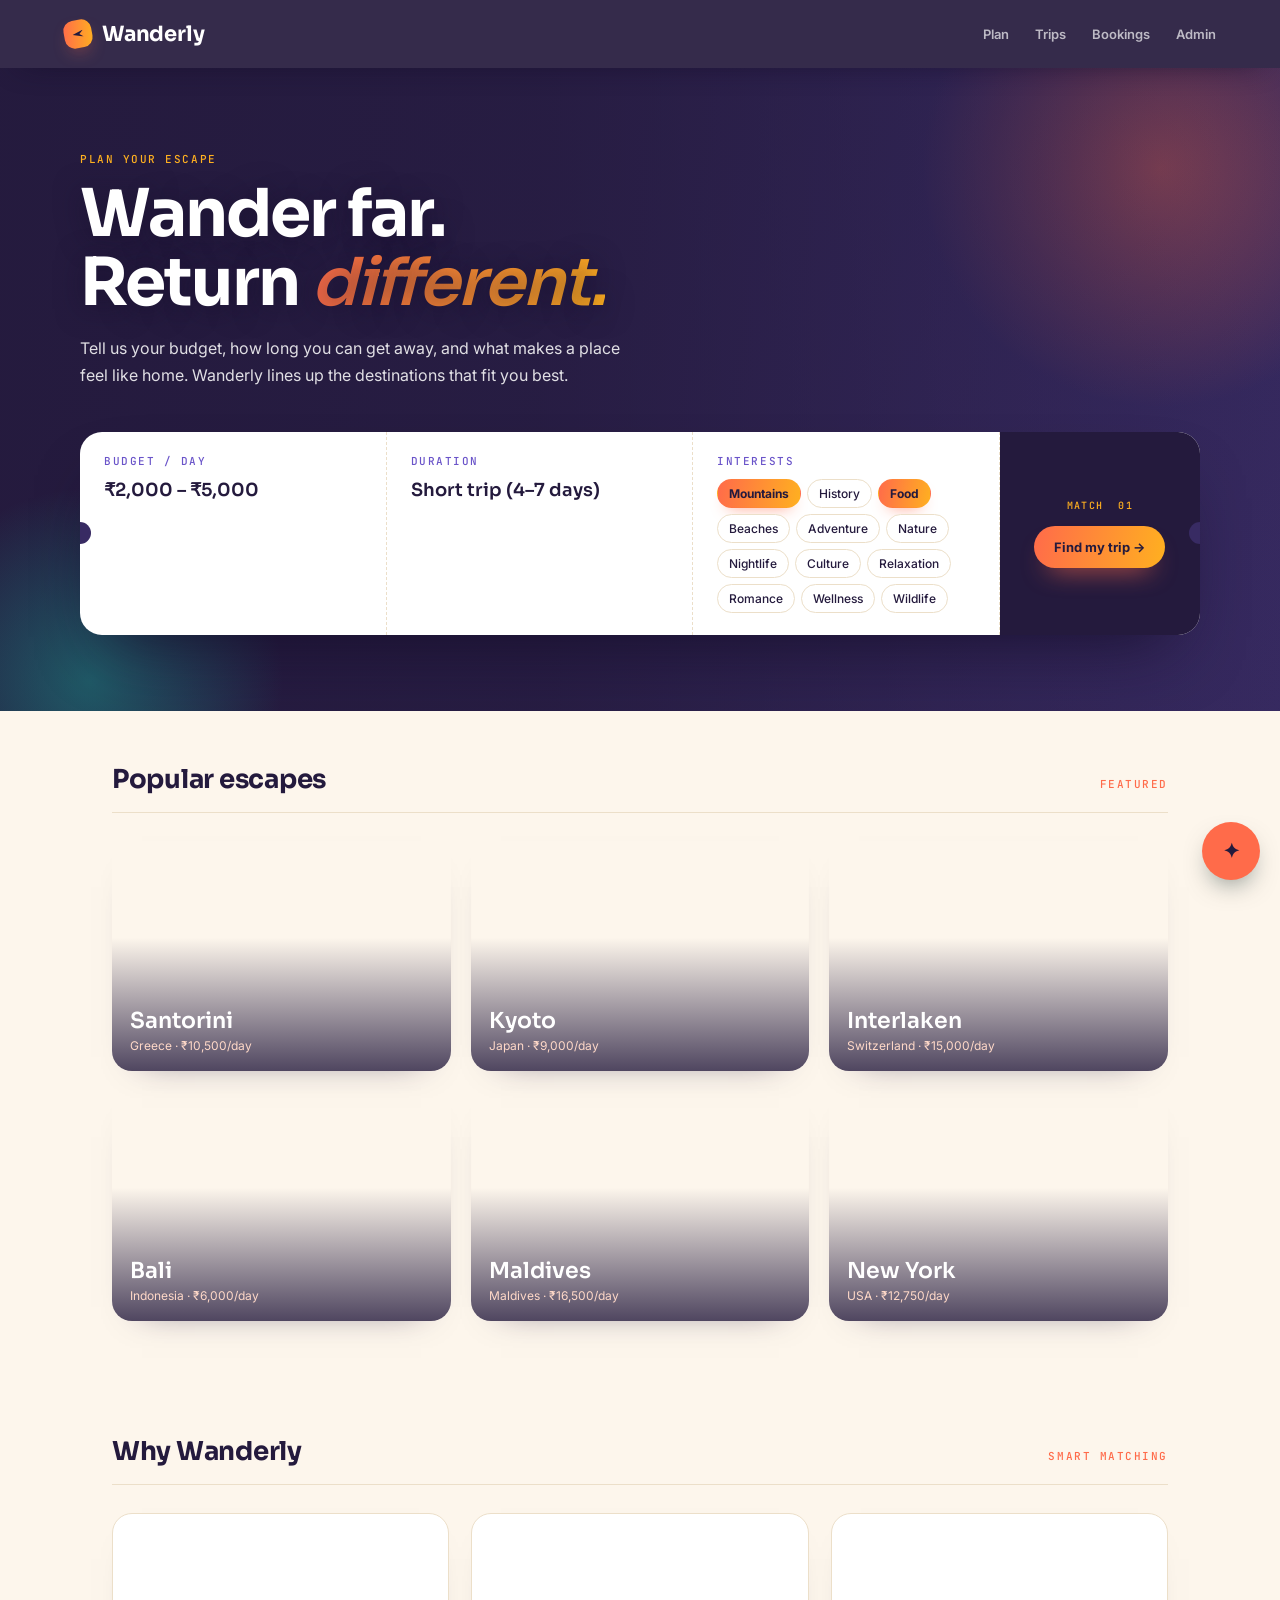
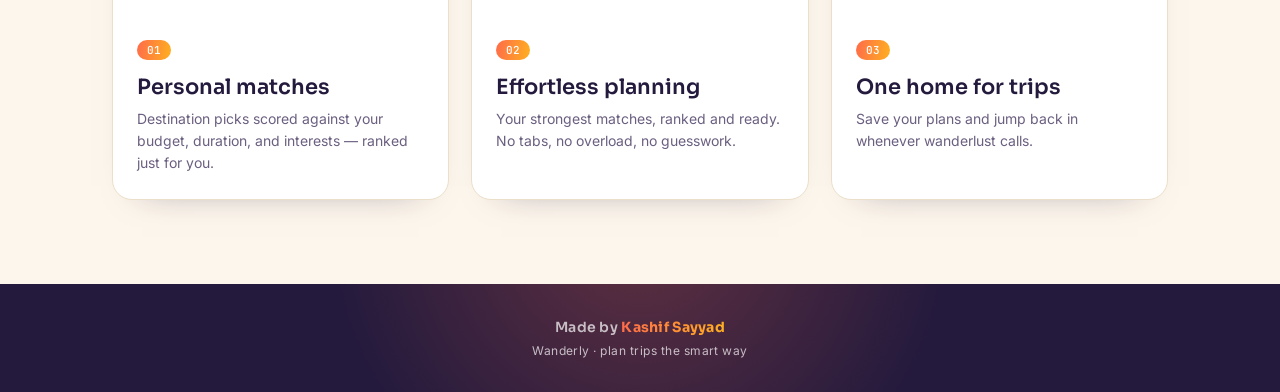
<file: index.html>
<!doctype html>
<html lang="en">
  <head>
    <meta charset="utf-8">
    <meta name="viewport" content="width=device-width, initial-scale=1">
    <title>Wanderly — AI Travel Planner</title>
    <link rel="preconnect" href="https://fonts.googleapis.com">
    <link rel="preconnect" href="https://fonts.gstatic.com" crossorigin>
    <link href="https://fonts.googleapis.com/css2?family=Inter:wght@400;500;600;700&family=JetBrains+Mono:wght@400;500;700&family=Sora:wght@400;500;600;700;800&display=swap" rel="stylesheet">
    <link rel="stylesheet" href="css/style.css">
  </head>
  <body>
    <header class="topstrip">
      <a class="brand" href="index.html" aria-label="Wanderly home"><span class="brand-mark" aria-hidden="true"></span>Wanderly</a>
      <nav class="topnav" aria-label="Main navigation">
        <a href="index.html">Plan</a>
        <a href="trips.html">Trips</a>
        <a href="bookings.html">Bookings</a>
        <a href="admin.html">Admin</a>
      </nav>
    </header>
    <main>
      <section class="hero">
        <div class="hero-slider" aria-hidden="true">
          <div class="hero-slide slide-1 active"></div>
          <div class="hero-slide slide-2"></div>
          <div class="hero-slide slide-3"></div>
          <div class="hero-slide slide-4"></div>
        </div>
        <div class="hero-wash" aria-hidden="true"></div>
        <div class="hero-inner">
          <p class="eyebrow">Plan your escape</p>
          <h1 class="headline">Wander far.<br>Return <em>different.</em></h1>
          <p class="sub">Tell us your budget, how long you can get away, and what makes a place feel like home. Wanderly lines up the destinations that fit you best.</p>
          <form class="pass" action="results.html" method="get">
            <div class="field"><label for="budget">Budget / day</label><select id="budget" name="budget_level"><option value="low">Under ₹2,000</option><option value="mid" selected>₹2,000 – ₹5,000</option><option value="high">₹5,000 – ₹10,000</option></select></div>
            <div class="field"><label for="duration">Duration</label><select id="duration" name="duration_days"><option value="3">Weekend (2–3 days)</option><option value="5" selected>Short trip (4–7 days)</option><option value="10">Extended (8–14 days)</option></select></div>
            <div class="field"><label>Interests</label><div class="tagrow" role="group" aria-label="Interest tags"><button class="tag active" type="button" data-interest="mountains">Mountains</button><button class="tag" type="button" data-interest="history">History</button><button class="tag active" type="button" data-interest="food">Food</button><button class="tag" type="button" data-interest="beach">Beaches</button><button class="tag" type="button" data-interest="adventure">Adventure</button><button class="tag" type="button" data-interest="nature">Nature</button><button class="tag" type="button" data-interest="nightlife">Nightlife</button><button class="tag" type="button" data-interest="culture">Culture</button><button class="tag" type="button" data-interest="relaxation">Relaxation</button><button class="tag" type="button" data-interest="romance">Romance</button><button class="tag" type="button" data-interest="wellness">Wellness</button><button class="tag" type="button" data-interest="wildlife">Wildlife</button></div><input type="hidden" name="interests" value="mountains,food"></div>
            <div class="stub"><span class="code">MATCH&nbsp;&nbsp;01</span><button class="go-btn" type="submit">Find my trip <span aria-hidden="true">→</span></button></div>
          </form>
        </div>
      </section>

      <section class="featured">
        <div class="section-head"><h2>Popular escapes</h2><span>FEATURED</span></div>
        <div class="featured-grid">
          <a class="spot" href="trips.html" style="background-image:url('https://images.unsplash.com/photo-1613395877344-13d4a8e0d49e?auto=format&fit=crop&w=800&q=70')"><span>Santorini</span><small>Greece · ₹10,500/day</small></a>
          <a class="spot" href="trips.html" style="background-image:url('https://images.unsplash.com/photo-1493976040374-85c8e12f0c0e?auto=format&fit=crop&w=800&q=70')"><span>Kyoto</span><small>Japan · ₹9,000/day</small></a>
          <a class="spot" href="trips.html" style="background-image:url('https://images.unsplash.com/photo-1506905925346-21bda4d32df4?auto=format&fit=crop&w=800&q=70')"><span>Interlaken</span><small>Switzerland · ₹15,000/day</small></a>
          <a class="spot" href="trips.html" style="background-image:url('https://images.unsplash.com/photo-1518548419970-58e3b4079ab2?auto=format&fit=crop&w=800&q=70')"><span>Bali</span><small>Indonesia · ₹6,000/day</small></a>
          <a class="spot" href="trips.html" style="background-image:url('https://images.unsplash.com/photo-1514282401047-d79a71a590e8?auto=format&fit=crop&w=800&q=70')"><span>Maldives</span><small>Maldives · ₹16,500/day</small></a>
          <a class="spot" href="trips.html" style="background-image:url('https://images.unsplash.com/photo-1496442226666-8d4d0e62e6e9?auto=format&fit=crop&w=800&q=70')"><span>New York</span><small>USA · ₹12,750/day</small></a>
        </div>
      </section>

      <section class="feature-results">
        <div class="section-head"><h2>Why Wanderly</h2><span>SMART MATCHING</span></div>
        <div class="feature-grid">
          <article><div class="feature-img f1"></div><span class="feature-number">01</span><h3>Personal matches</h3><p>Destination picks scored against your budget, duration, and interests — ranked just for you.</p></article>
          <article><div class="feature-img f2"></div><span class="feature-number">02</span><h3>Effortless planning</h3><p>Your strongest matches, ranked and ready. No tabs, no overload, no guesswork.</p></article>
          <article><div class="feature-img f3"></div><span class="feature-number">03</span><h3>One home for trips</h3><p>Save your plans and jump back in whenever wanderlust calls.</p></article>
        </div>
      </section>
    </main>
    <footer class="site-footer">
      <p class="made-by">Made by <strong>Kashif Sayyad</strong></p>
      <p class="tagline">Wanderly · plan trips the smart way</p>
    </footer>
    <script src="js/mock-data.js"></script>
    <script src="js/main.js"></script>
    <script src="js/assistant.js"></script>
  </body>
</html>
</file>
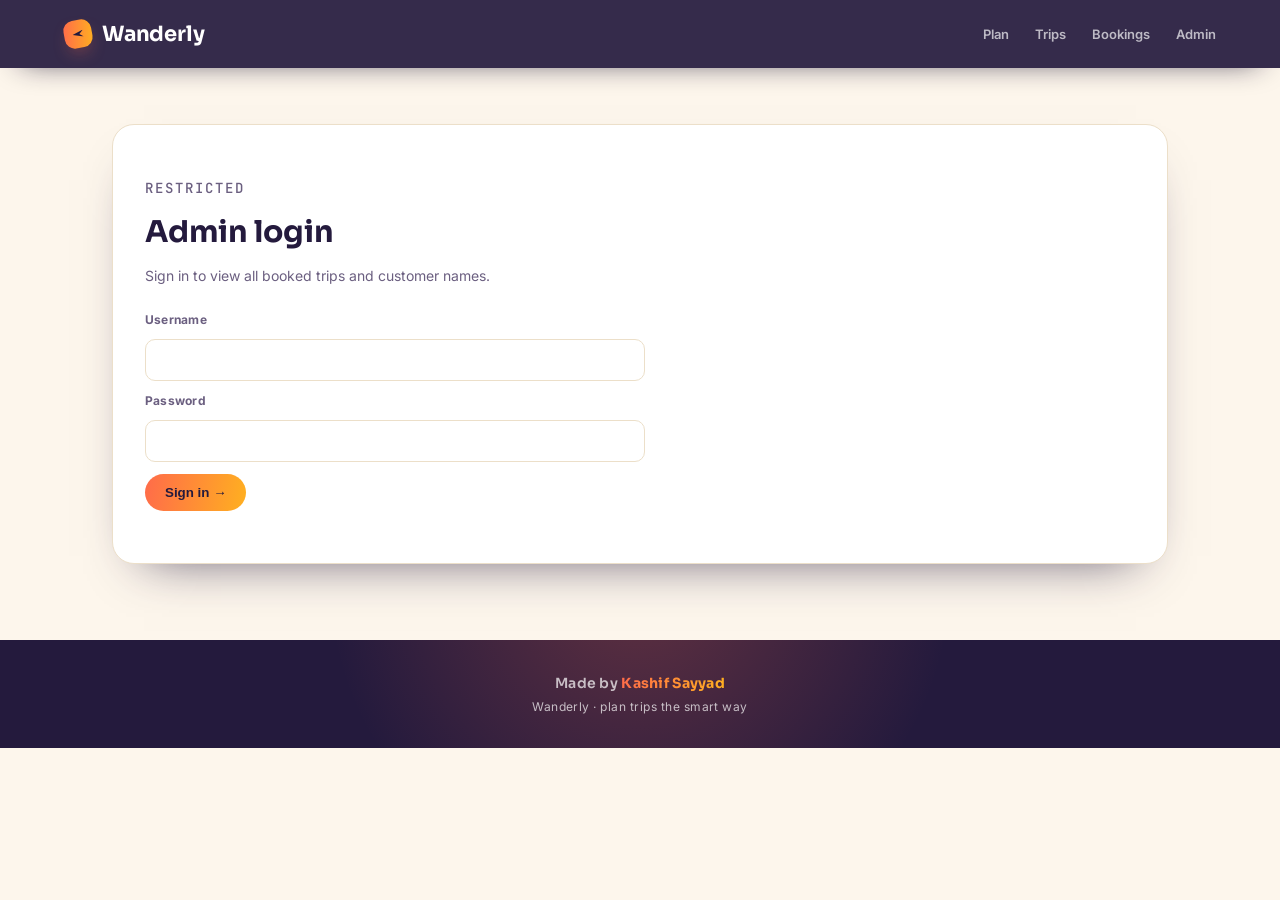
<file: admin.html>
<!doctype html>
<html lang="en">
  <head>
    <meta charset="utf-8">
    <meta name="viewport" content="width=device-width, initial-scale=1">
    <title>Admin — Wanderly</title>
    <link rel="preconnect" href="https://fonts.googleapis.com">
    <link rel="preconnect" href="https://fonts.gstatic.com" crossorigin>
    <link href="https://fonts.googleapis.com/css2?family=Inter:wght@400;500;600;700&family=JetBrains+Mono:wght@400;500;700&family=Sora:wght@400;500;600;700;800&display=swap" rel="stylesheet">
    <link rel="stylesheet" href="css/style.css">
  </head>
  <body>
    <header class="topstrip">
      <a class="brand" href="index.html" aria-label="Wanderly home"><span class="brand-mark" aria-hidden="true"></span>Wanderly</a>
      <nav class="topnav" aria-label="Main navigation">
        <a href="index.html">Plan</a>
        <a href="trips.html">Trips</a>
        <a href="bookings.html">Bookings</a>
        <a href="admin.html">Admin</a>
      </nav>
    </header>
    <main class="admin-body">
      <section class="admin-card" id="loginCard">
        <p class="eyebrow">Restricted</p>
        <h1>Admin login</h1>
        <p>Sign in to view all booked trips and customer names.</p>
        <form id="adminLoginForm">
          <label for="adminUser">Username</label>
          <input type="text" id="adminUser" autocomplete="username" required>
          <label for="adminPass">Password</label>
          <input type="password" id="adminPass" autocomplete="current-password" required>
          <p class="admin-error" id="adminError"></p>
          <button type="submit">Sign in →</button>
        </form>
      </section>

      <section class="admin-panel" id="adminPanel">
        <div class="admin-head">
          <div><p class="eyebrow">Admin view</p><h1>Booked trips</h1><p>Everyone's bookings and names.</p></div>
          <button class="outline-link" id="logoutBtn" type="button" style="border:1px solid #b3261e;color:#b3261e;">Log out</button>
        </div>
        <table class="admin-table">
          <thead>
            <tr><th>Name</th><th>Destination</th><th>Region</th><th>Start date</th><th>Travelers</th></tr>
          </thead>
          <tbody id="adminRows"></tbody>
        </table>
        <p class="admin-empty" id="adminEmpty">No bookings yet.</p>
      </section>
    </main>
    <footer class="site-footer">
      <p class="made-by">Made by <strong>Kashif Sayyad</strong></p>
      <p class="tagline">Wanderly · plan trips the smart way</p>
    </footer>
    <script src="js/mock-data.js"></script>
    <script src="js/admin.js"></script>
  </body>
</html>
</file>
<file: css/style.css>
:root {
  --ink: #241a3d;
  --plum: #382b63;
  --grape: #6a54c9;
  --lavender: #c9bcf2;
  --sun: #ff6b4a;
  --gold: #ffb020;
  --teal: #18b8a3;
  --teal-dark: #0e7f70;
  --cream: #fdf6ec;
  --mist: #f6eee0;
  --line: #ecdfc9;
  --ink-soft: #6b5f80;
  --white: #ffffff;

  --accent: var(--sun);
  --navy: var(--ink);
  --blue: var(--grape);
  --green: var(--teal);
  --green-dark: var(--teal-dark);

  --radius: 18px;
  --shadow: 0 24px 50px -30px rgba(36, 26, 61, .55);
  --grad: linear-gradient(100deg, var(--sun) 0%, var(--gold) 100%);
}
* { box-sizing: border-box; }
html { scroll-behavior: smooth; }
body {
  margin: 0;
  color: var(--ink);
  background: var(--cream);
  font-family: 'Inter', Arial, sans-serif;
  -webkit-font-smoothing: antialiased;
}
a { color: inherit; }

/* ---------- Top bar ---------- */
.topstrip {
  height: 68px;
  padding: 0 clamp(20px, 5vw, 64px);
  background: rgba(36, 26, 61, .92);
  backdrop-filter: blur(14px);
  -webkit-backdrop-filter: blur(14px);
  color: var(--white);
  display: flex;
  align-items: center;
  justify-content: space-between;
  box-shadow: 0 14px 30px -22px rgba(20, 12, 40, .9);
  position: sticky;
  top: 0;
  z-index: 40;
}
.brand {
  display: flex;
  align-items: center;
  gap: 10px;
  color: inherit;
  text-decoration: none;
  font: 700 21px 'Sora', 'Inter', sans-serif;
  letter-spacing: -.01em;
}
.brand-mark {
  width: 28px;
  height: 28px;
  border-radius: 10px;
  background: var(--grad);
  position: relative;
  box-shadow: 0 8px 18px -8px rgba(255, 107, 74, .8);
  transform: rotate(-10deg);
}
.brand-mark::after {
  content: '';
  position: absolute;
  left: 50%;
  top: 50%;
  width: 11px;
  height: 7px;
  transform: translate(-50%, -50%);
  background: var(--ink);
  clip-path: polygon(0 50%, 100% 0, 62% 55%, 100% 100%);
}
.brand:hover .brand-mark { transform: rotate(0deg); transition: transform .3s ease; }
.topnav { display: flex; gap: 26px; font-size: 13px; font-weight: 600; }
.topnav a { color: rgba(255, 255, 255, .68); text-decoration: none; transition: color .18s ease; }
.topnav a:hover { color: var(--gold); }

/* ---------- Hero ---------- */
.hero {
  min-height: 620px;
  overflow: hidden;
  position: relative;
  padding: 84px 32px 76px;
  color: var(--white);
  background: var(--plum);
}
.hero::before {
  content: '';
  position: absolute;
  width: 520px;
  height: 520px;
  border-radius: 50%;
  right: -140px;
  top: -160px;
  background: radial-gradient(circle, rgba(255, 107, 74, .55), transparent 65%);
  animation: blob-drift 16s ease-in-out infinite alternate;
  pointer-events: none;
}
.hero::after {
  content: '';
  position: absolute;
  width: 420px;
  height: 420px;
  border-radius: 50%;
  left: -120px;
  bottom: -180px;
  background: radial-gradient(circle, rgba(24, 184, 163, .4), transparent 65%);
  animation: blob-drift 20s ease-in-out infinite alternate-reverse;
  pointer-events: none;
}
.hero-slider, .hero-wash { position: absolute; inset: 0; }
.hero-slider { overflow: hidden; }
.hero-slide { position: absolute; inset: 0; background-position: center; background-size: cover; opacity: 0; transform: translateX(-100%); }
.hero-slide.active { opacity: 1; transform: translateX(0); }
.hero-slide.entering { animation: slide-right-in 1.05s cubic-bezier(.22, .75, .25, 1) both; }
.hero-slide.leaving { animation: slide-right-out 1.05s cubic-bezier(.22, .75, .25, 1) both; }
.hero-slide.slide-1 { background-image: linear-gradient(120deg, rgba(36, 26, 61, .55) 0%, rgba(56, 43, 99, .18) 100%), url('https://images.unsplash.com/photo-1613395877344-13d4a8e0d49e?auto=format&fit=crop&w=1600&q=75'); }
.hero-slide.slide-2 { background-image: linear-gradient(120deg, rgba(36, 26, 61, .6) 0%, rgba(56, 43, 99, .2) 100%), url('https://images.unsplash.com/photo-1464822759023-fed622ff2c3b?auto=format&fit=crop&w=1600&q=75'); }
.hero-slide.slide-3 { background-image: linear-gradient(120deg, rgba(36, 26, 61, .55) 0%, rgba(56, 43, 99, .18) 100%), url('https://images.unsplash.com/photo-1507525428034-b723cf961d3e?auto=format&fit=crop&w=1600&q=75'); }
.hero-slide.slide-4 { background-image: linear-gradient(120deg, rgba(36, 26, 61, .55) 0%, rgba(56, 43, 99, .18) 100%), url('https://images.unsplash.com/photo-1496442226666-8d4d0e62e6e9?auto=format&fit=crop&w=1600&q=75'); }
.hero-wash { background: linear-gradient(90deg, rgba(36, 26, 61, .95) 0%, rgba(36, 26, 61, .78) 42%, rgba(36, 26, 61, .32) 74%, rgba(36, 26, 61, .08) 100%); }
.hero-inner { max-width: 1120px; margin: 0 auto; position: relative; z-index: 1; }
.eyebrow, .section-head span, .code, .field label, .ticket-route, .modal label {
  color: var(--gold);
  font: 500 11px 'JetBrains Mono', monospace;
  letter-spacing: .14em;
  text-transform: uppercase;
}
.eyebrow { margin: 0 0 14px; }
.headline {
  max-width: 16ch;
  margin: 0 0 18px;
  font: 700 clamp(38px, 6vw, 66px) / 1.04 'Sora', sans-serif;
  letter-spacing: -.03em;
  text-shadow: 0 4px 28px rgba(20, 12, 40, .55);
}
.headline em {
  font-style: italic;
  font-weight: 600;
  background-image: var(--grad);
  -webkit-background-clip: text;
  background-clip: text;
  color: transparent;
}
.sub { max-width: 56ch; margin: 0 0 42px; color: rgba(255, 255, 255, .86); line-height: 1.7; font-size: 16px; }

/* ---------- Planner card ---------- */
.pass {
  display: grid;
  grid-template-columns: 1fr 1fr 1fr 200px;
  background: var(--white);
  border-radius: 22px;
  box-shadow: 0 34px 70px -32px rgba(20, 12, 40, .85);
  overflow: hidden;
  position: relative;
}
.pass::before, .pass::after {
  content: '';
  position: absolute;
  width: 22px;
  height: 22px;
  border-radius: 50%;
  background: var(--plum);
  top: 50%;
  transform: translateY(-50%);
  z-index: 2;
}
.pass::before { left: -11px; }
.pass::after { right: -11px; }
.field { min-width: 0; padding: 22px 24px; border-right: 1px dashed var(--line); }
.field label { display: block; margin-bottom: 11px; color: var(--grape); }
.field select {
  width: 100%;
  appearance: none;
  border: 0;
  color: var(--ink);
  background: transparent;
  padding: 0;
  font: 600 18px 'Sora', sans-serif;
}
.field select:focus { outline: 2px solid var(--grape); outline-offset: 5px; border-radius: 6px; }
.tagrow { display: flex; flex-wrap: wrap; gap: 6px; }
.tag {
  border: 1px solid var(--line);
  border-radius: 999px;
  background: var(--white);
  color: var(--ink);
  cursor: pointer;
  font: 500 12px 'Inter', sans-serif;
  padding: 6px 11px;
  transition: all .16s ease;
}
.tag:hover { border-color: var(--grape); color: var(--grape); }
.tag.active {
  border-color: transparent;
  background: var(--grad);
  color: var(--ink);
  font-weight: 700;
  box-shadow: 0 8px 16px -10px rgba(255, 107, 74, .9);
}
.stub {
  padding: 20px;
  display: flex;
  flex-direction: column;
  align-items: center;
  justify-content: center;
  gap: 14px;
  color: #fff;
  background: var(--ink);
}
.stub .code { color: var(--gold); font-size: 10px; }
.go-btn {
  border: 0;
  border-radius: 999px;
  cursor: pointer;
  background: var(--grad);
  color: var(--ink);
  padding: 13px 20px;
  font: 700 13px 'Inter', sans-serif;
  white-space: nowrap;
  box-shadow: 0 14px 26px -14px rgba(255, 107, 74, .9);
  transition: transform .18s ease, box-shadow .18s ease;
}
.go-btn:hover { transform: translateY(-2px); box-shadow: 0 20px 34px -16px rgba(255, 107, 74, 1); }

/* ---------- Shared layout ---------- */
.featured { max-width: 1120px; margin: 0 auto; padding: 62px 32px 0; }
.feature-results { max-width: 1120px; margin: 0 auto; padding: 62px 32px 84px; }
main > :not(.hero):not(.feature-results) { max-width: 1120px; margin: 0 auto; padding: 52px 32px; }
.section-head { display: flex; justify-content: space-between; align-items: baseline; padding-bottom: 16px; border-bottom: 1px solid var(--line); }
.section-head h2 { margin: 0; font: 700 26px 'Sora', sans-serif; letter-spacing: -.01em; }
.section-head span { color: var(--sun); }

/* ---------- Featured spots ---------- */
.featured-grid { display: grid; grid-template-columns: repeat(3, 1fr); gap: 20px; padding-top: 28px; }
.spot {
  position: relative;
  display: flex;
  flex-direction: column;
  justify-content: flex-end;
  height: 230px;
  padding: 18px;
  border-radius: 20px;
  overflow: hidden;
  background-position: center;
  background-size: cover;
  text-decoration: none;
  color: #fff;
  box-shadow: 0 16px 34px -30px rgba(36, 26, 61, .7);
  transition: transform .25s ease, box-shadow .25s ease;
}
.spot::after { content: ''; position: absolute; inset: 0; background: linear-gradient(180deg, rgba(36, 26, 61, 0) 42%, rgba(36, 26, 61, .8)); }
.spot:hover { transform: translateY(-5px); box-shadow: var(--shadow); }
.spot span { position: relative; z-index: 1; font: 600 22px 'Sora', sans-serif; }
.spot small { position: relative; z-index: 1; color: #ffd9c8; font-size: 12px; margin-top: 4px; }

/* ---------- Feature cards ---------- */
.feature-grid { display: grid; grid-template-columns: repeat(3, 1fr); gap: 22px; padding-top: 28px; }
.feature-grid article {
  min-height: 250px;
  padding: 0 24px 24px;
  border: 1px solid var(--line);
  border-radius: 20px;
  background: var(--white);
  overflow: hidden;
  box-shadow: 0 16px 34px -30px rgba(36, 26, 61, .55);
  transition: transform .2s ease, box-shadow .2s ease;
}
.feature-grid article:hover { transform: translateY(-5px); box-shadow: var(--shadow); }
.feature-grid .feature-img { height: 110px; margin: 0 -24px; background-position: center; background-size: cover; }
.feature-grid .feature-img.f1 { background-image: url('https://images.unsplash.com/photo-1530521954074-e64f6810b32d?auto=format&fit=crop&w=600&q=60'); }
.feature-grid .feature-img.f2 { background-image: url('https://images.unsplash.com/photo-1449824913935-59a10b8d2000?auto=format&fit=crop&w=600&q=60'); }
.feature-grid .feature-img.f3 { background-image: url('https://images.unsplash.com/photo-1476514525535-07fb3b4ae5f1?auto=format&fit=crop&w=600&q=60'); }
.feature-number {
  display: inline-block;
  margin-top: 16px;
  color: #fff;
  background: var(--grad);
  border-radius: 999px;
  padding: 3px 10px;
  font: 500 11px 'JetBrains Mono', monospace;
}
.feature-grid h3 { margin: 14px 0 8px; font: 600 21px 'Sora', sans-serif; }
.feature-grid p { color: var(--ink-soft); font-size: 14px; line-height: 1.6; margin: 0; }

/* ---------- Generic main elements ---------- */
main h2, main h3 { font-family: 'Sora', sans-serif; }
main form:not(.pass) { display: grid; gap: 12px; max-width: 500px; }
main input, main select { border: 1px solid var(--line); border-radius: 10px; padding: 10px; font: inherit; color: var(--ink); background: var(--white); }
main button:not(.tag):not(.go-btn):not(.book-btn) {
  width: max-content;
  border: 0;
  border-radius: 999px;
  padding: 11px 20px;
  background: var(--grad);
  color: var(--ink);
  font-weight: 700;
  cursor: pointer;
  transition: transform .16s ease, box-shadow .16s ease;
}
main button:not(.tag):not(.go-btn):not(.book-btn):hover { transform: translateY(-1px); box-shadow: 0 12px 24px -12px rgba(255, 107, 74, .9); }
main ul { padding-left: 20px; line-height: 1.7; }
pre { white-space: pre-wrap; padding: 20px; border: 1px solid var(--line); background: var(--white); border-radius: var(--radius); line-height: 1.9; }

/* ---------- Results ---------- */
.match-page { max-width: 1120px; margin: 0 auto; padding: 56px 32px 76px; }
.match-heading { display: flex; align-items: end; justify-content: space-between; gap: 20px; padding-bottom: 26px; border-bottom: 1px solid var(--line); }
.match-heading h1 { margin: 0 0 7px; font: 700 40px 'Sora', sans-serif; letter-spacing: -.02em; }
.match-heading p:not(.eyebrow) { margin: 0; color: var(--ink-soft); }
.outline-link {
  padding: 10px 16px;
  border: 1px solid var(--grape);
  border-radius: 999px;
  color: var(--grape);
  text-decoration: none;
  font-size: 13px;
  font-weight: 700;
  white-space: nowrap;
  transition: all .18s ease;
}
.outline-link:hover { background: var(--grape); color: #fff; }
.ticket-grid { display: grid; grid-template-columns: repeat(3, 1fr); gap: 20px; margin-top: 30px; }
.ticket {
  overflow: hidden;
  border: 1px solid var(--line);
  border-radius: 20px;
  background: var(--white);
  box-shadow: 0 14px 30px -28px rgba(36, 26, 61, .7);
  transition: transform .2s ease, box-shadow .2s ease;
  position: relative;
}
.ticket:hover { transform: translateY(-5px); box-shadow: var(--shadow); }
.ticket-img { height: 160px; background-position: center; background-size: cover; }
.ticket-top { padding: 20px 20px 6px; }
.ticket-route { display: flex; justify-content: space-between; align-items: center; color: var(--grape); font: 500 10px 'JetBrains Mono', monospace; letter-spacing: .06em; }
.ticket-route i { width: 8px; height: 8px; border-radius: 50%; background: var(--grad); }
.ticket h2 { margin: 16px 0 4px; font: 700 24px 'Sora', sans-serif; }
.ticket p { color: var(--ink-soft); font-size: 13px; margin: 0; }
.ticket b {
  display: inline-block;
  margin-top: 13px;
  color: #fff;
  border-radius: 999px;
  background: var(--grad);
  padding: 4px 11px;
  font: 500 11px 'JetBrains Mono', monospace;
  box-shadow: 0 8px 16px -10px rgba(255, 107, 74, .9);
}
.perf { border-top: 1px dashed var(--line); position: relative; margin: 0 20px; }
.perf::before, .perf::after {
  content: '';
  position: absolute;
  width: 14px;
  height: 14px;
  border-radius: 50%;
  background: var(--cream);
  top: -7px;
}
.perf::before { left: -27px; }
.perf::after { right: -27px; }
.ticket-bottom { display: grid; grid-template-columns: 1fr 1fr; gap: 16px 10px; padding: 16px 20px 20px; }
.ticket-bottom small { display: block; margin-bottom: 5px; color: var(--ink-soft); font: 500 10px 'JetBrains Mono', monospace; letter-spacing: .05em; text-transform: uppercase; }
.ticket-bottom strong { font-size: 14px; }
.barcode {
  grid-column: 1/-1;
  height: 24px;
  opacity: .55;
  border-radius: 6px;
  background: repeating-linear-gradient(90deg, var(--ink) 0 2px, transparent 2px 5px, var(--ink) 5px 6px, transparent 6px 10px);
}
.ticket-actions { padding: 0 20px 20px; }

/* ---------- Bookings / Trips cards ---------- */
.trips-page { max-width: 1120px; margin: 0 auto; padding: 56px 32px 76px; }
.trip-list { display: grid; grid-template-columns: repeat(3, 1fr); gap: 22px; padding: 0; list-style: none; }
.trip-card {
  padding: 14px;
  border: 1px solid var(--line);
  border-radius: 20px;
  background: var(--white);
  box-shadow: 0 14px 30px -28px rgba(36, 26, 61, .7);
  transition: transform .2s ease, box-shadow .2s ease;
}
.trip-card:hover { transform: translateY(-4px); box-shadow: var(--shadow); }
.card-img { position: relative; height: 168px; margin-bottom: 14px; border-radius: 14px; background-position: center; background-size: cover; overflow: hidden; }
.card-img::after { content: ''; position: absolute; inset: 0; background: linear-gradient(180deg, rgba(36, 26, 61, 0) 40%, rgba(36, 26, 61, .45)); }
.trip-card h3 { margin: 0 0 4px; font: 700 22px 'Sora', sans-serif; }
.trip-card p { color: var(--ink-soft); font-size: 13px; margin: 0 0 12px; line-height: 1.55; }
.trip-card .meta { display: flex; gap: 8px; flex-wrap: wrap; }
.trip-card .chip {
  color: #4b3a8c;
  border-radius: 999px;
  background: #efeafc;
  padding: 4px 10px;
  font: 500 11px 'JetBrains Mono', monospace;
}
.trip-card .desc { margin: 0 0 12px; color: var(--ink-soft); font-size: 13px; }
.trip-card .trip-actions { display: flex; align-items: center; justify-content: space-between; gap: 10px; margin-top: 14px; }
.trip-card .match-link { color: var(--grape); font: 700 12px 'Inter', sans-serif; text-decoration: none; white-space: nowrap; }
.trip-card .match-link:hover { text-decoration: underline; }
.trip-card button { margin-top: 0; }
.empty-state { color: var(--ink-soft); font-size: 14px; padding: 20px 0; }

/* ---------- Book button ---------- */
.book-btn {
  width: 100%;
  border: 0;
  border-radius: 999px;
  cursor: pointer;
  background: var(--grad);
  color: var(--ink);
  padding: 12px 16px;
  font: 700 13px 'Inter', sans-serif;
  box-shadow: 0 12px 22px -14px rgba(255, 107, 74, .9);
  transition: transform .16s ease, box-shadow .16s ease;
}
.book-btn:hover { transform: translateY(-1px); box-shadow: 0 16px 28px -14px rgba(255, 107, 74, 1); }

/* ---------- Modal ---------- */
.modal-overlay {
  position: fixed;
  inset: 0;
  z-index: 50;
  background: rgba(36, 26, 61, .65);
  backdrop-filter: blur(6px);
  -webkit-backdrop-filter: blur(6px);
  display: flex;
  align-items: center;
  justify-content: center;
  padding: 20px;
  opacity: 0;
  visibility: hidden;
  transition: opacity .22s ease, visibility .22s ease;
}
.modal-overlay.open { opacity: 1; visibility: visible; }
.modal {
  position: relative;
  width: min(420px, 100%);
  max-height: 90vh;
  overflow: auto;
  background: var(--white);
  border: 1px solid var(--line);
  border-radius: 22px;
  padding: 30px;
  box-shadow: 0 34px 70px -30px rgba(36, 26, 61, .85);
}
.modal-close { position: absolute; top: 12px; right: 16px; border: 0; background: transparent; color: var(--ink-soft); font-size: 24px; cursor: pointer; line-height: 1; }
.modal h2 { margin: 2px 0 18px; font: 700 26px 'Sora', sans-serif; }
.modal form { display: grid; gap: 6px; }
.modal label { color: var(--grape); }
.modal input { border: 1px solid var(--line); border-radius: 10px; padding: 11px; font: inherit; color: var(--ink); background: var(--white); margin-bottom: 12px; }
.modal input:focus { outline: 2px solid var(--grape); outline-offset: 1px; }
.modal button[type=submit], .modal-goto {
  border: 0;
  border-radius: 999px;
  cursor: pointer;
  background: var(--grad);
  color: var(--ink);
  padding: 13px 20px;
  font: 700 13px 'Inter', sans-serif;
  justify-self: start;
  box-shadow: 0 12px 24px -12px rgba(255, 107, 74, .9);
  transition: transform .16s ease;
}
.modal button[type=submit]:hover, .modal-goto:hover { transform: translateY(-1px); }
.modal .modal-confirm p { color: var(--ink-soft); font-size: 14px; line-height: 1.6; }
.modal .modal-confirm a { color: var(--grape); font-weight: 700; }
.modal .modal-confirm h3 { font-family: 'Sora', sans-serif; color: var(--teal-dark); }

.booking-card h3 { font: 700 21px 'Sora', sans-serif; }

/* ---------- Admin ---------- */
.admin-body { max-width: 1120px; margin: 0 auto; padding: 56px 32px 76px; }
.admin-card {
  max-width: 480px;
  margin: 60px auto;
  border: 1px solid var(--line);
  border-radius: 22px;
  background: var(--white);
  padding: 34px;
  box-shadow: 0 24px 50px -32px rgba(36, 26, 61, .8);
}
.admin-card h1 { margin: 0 0 6px; font: 700 30px 'Sora', sans-serif; }
.admin-card p { color: var(--ink-soft); font-size: 14px; line-height: 1.6; }
.admin-card form { display: grid; gap: 14px; margin-top: 24px; }
.admin-card label { font-size: 12px; font-weight: 700; letter-spacing: .02em; color: var(--ink-soft); }
.admin-error { display: none; margin: 0; color: #b3261e; font-size: 13px; }
.admin-panel { display: none; }
.admin-head { display: flex; align-items: end; justify-content: space-between; gap: 20px; padding-bottom: 26px; border-bottom: 1px solid var(--line); }
.admin-head h1 { margin: 0 0 7px; font: 700 40px 'Sora', sans-serif; letter-spacing: -.02em; }
.admin-head p { margin: 0; color: var(--ink-soft); }
.admin-table {
  width: 100%;
  margin-top: 26px;
  border-collapse: collapse;
  background: var(--white);
  border: 1px solid var(--line);
  border-radius: var(--radius);
  overflow: hidden;
}
.admin-table th, .admin-table td { text-align: left; padding: 13px 16px; border-bottom: 1px solid var(--line); font-size: 13.5px; }
.admin-table th {
  background: var(--ink);
  color: var(--white);
  font: 500 11px 'JetBrains Mono', monospace;
  letter-spacing: .06em;
  text-transform: uppercase;
}
.admin-table tr:last-child td { border-bottom: 0; }
.admin-table tr:hover td { background: #faf4ec; }
.admin-table .chip {
  color: #4b3a8c;
  border-radius: 999px;
  background: #efeafc;
  padding: 3px 10px;
  font: 500 11px 'JetBrains Mono', monospace;
}
.admin-empty { color: var(--ink-soft); font-size: 14px; padding: 20px 0; }

/* ---------- Footer ---------- */
.site-footer {
  background: var(--ink);
  color: rgba(255, 255, 255, .7);
  text-align: center;
  padding: 34px 24px;
  position: relative;
  overflow: hidden;
}
.site-footer::before {
  content: '';
  position: absolute;
  inset: 0;
  background: radial-gradient(480px circle at 50% -60px, rgba(255, 107, 74, .28), transparent 65%);
  pointer-events: none;
}
.site-footer .made-by { margin: 0; position: relative; font: 600 14px 'Sora', sans-serif; letter-spacing: .02em; }
.site-footer .made-by strong {
  background-image: var(--grad);
  -webkit-background-clip: text;
  background-clip: text;
  color: transparent;
  font-weight: 700;
}
.site-footer .tagline { margin: 7px 0 0; position: relative; font-size: 12px; letter-spacing: .04em; }

/* ---------- Responsive ---------- */
@media (max-width: 860px) {
  .pass { grid-template-columns: 1fr; }
  .field { border-right: 0; border-bottom: 1px dashed var(--line); }
  .stub { flex-direction: row; justify-content: space-between; }
  .feature-grid, .featured-grid, .ticket-grid, .trip-list { grid-template-columns: 1fr; }
  .topnav { gap: 14px; }
  .match-heading { flex-direction: column; align-items: flex-start; }
  .admin-head { flex-direction: column; align-items: flex-start; }
}
@media (max-width: 520px) {
  .topstrip { padding: 0 20px; }
  .topnav a:not(:first-child) { display: none; }
  .hero { padding: 56px 20px; }
  .featured, .feature-results, main > :not(.hero):not(.feature-results), .match-page, .trips-page, .admin-body { padding-left: 20px; padding-right: 20px; }
  .headline { font-size: 38px; }
  .sub { font-size: 15px; }
}

/* ---------- Motion ---------- */
@keyframes slide-right-in { from { opacity: 0; transform: translateX(-100%); } to { opacity: 1; transform: translateX(0); } }
@keyframes slide-right-out { from { opacity: 1; transform: translateX(0); } to { opacity: 0; transform: translateX(100%); } }
@keyframes blob-drift { from { transform: translate(0, 0) scale(1); } to { transform: translate(30px, 40px) scale(1.12); } }
@media (prefers-reduced-motion: reduce) {
  .hero-slide.entering, .hero-slide.leaving { animation: none; }
  .hero::before, .hero::after { animation: none; }
}
</file>
